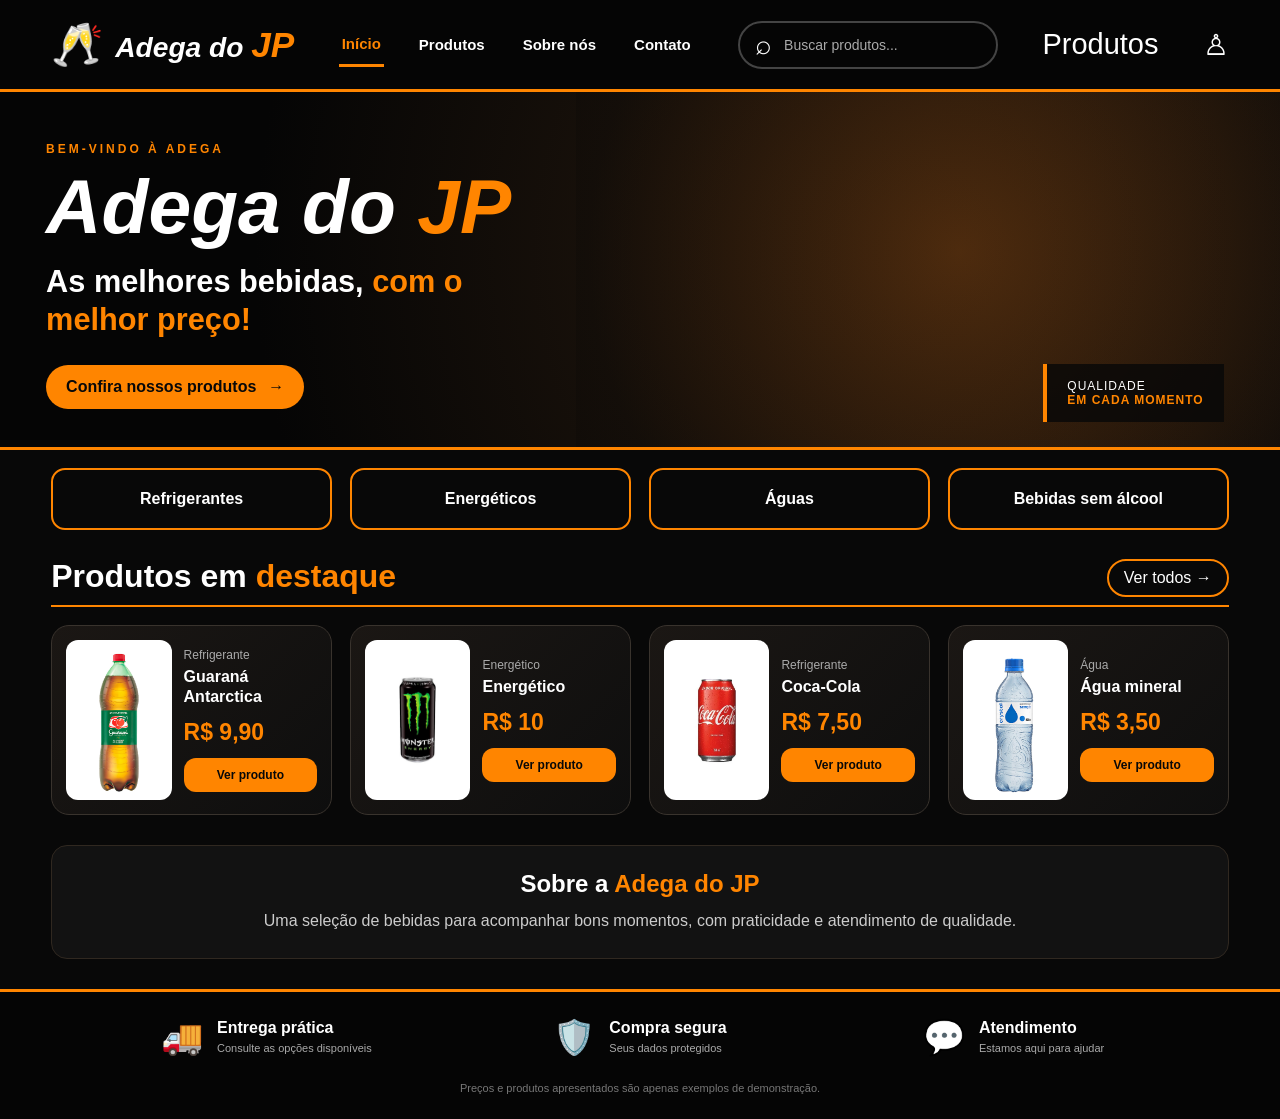
<file: templates/loja/index.html>
<!DOCTYPE html>
<html lang="pt-BR">
<head>
    <meta charset="UTF-8">
    <meta name="viewport" content="width=device-width, initial-scale=1.0">
    <meta name="description" content="Adega do JP: bebidas não alcoólicas para todos os momentos.">
    <title>Adega do JP | Página inicial</title>
    <link rel="stylesheet" href="../../static/loja/css/estilo.css">
</head>
<body>
    <header class="cabecalho">
        <a class="marca" href="#" aria-label="Adega do JP - página inicial">
            <span class="marca-icone" aria-hidden="true">🥂</span>
            <span class="marca-texto">Adega do <strong>JP</strong></span>
        </a>

        <nav class="navegacao" aria-label="Navegação principal">
            <a class="ativo" href="#inicio">Início</a>
            <a href="#produtos">Produtos</a>
            <a href="#sobre">Sobre nós</a>
            <a href="#contato">Contato</a>
        </nav>

        <form class="pesquisa" role="search">
            <label class="sr-only" for="buscar">Buscar produtos</label>
            <span aria-hidden="true">⌕</span>
            <input id="buscar" type="search" placeholder="Buscar produtos...">
        </form>

        <a class="icone-cabecalho" href="#produtos" aria-label="Ver produtos">Produtos</a>
        <a class="icone-cabecalho usuario" href="login.html" aria-label="Fazer cadastro / login">♙</a>
    </header>

    <main>
        <section class="banner" id="inicio">
            <div class="banner-conteudo">
                <p class="etiqueta">BEM-VINDO À ADEGA</p>
                <h1>Adega do <span>JP</span></h1>
                <p class="frase-banner">
                    As melhores bebidas,
                    <strong>com o melhor preço!</strong>
                </p>
                <a class="botao botao-banner" href="#produtos">
                    Confira nossos produtos <span aria-hidden="true">→</span>
                </a>
            </div>

            <div class="banner-imagem" role="img" aria-label="Copos com bebidas geladas e frutas">
                <div class="selo-banner">
                    QUALIDADE<br>
                    <strong>EM CADA MOMENTO</strong>
                </div>
            </div>
        </section>

        <section class="categorias" aria-label="Categorias de bebidas">
            <a class="categoria" href="#produtos">Refrigerantes</a>
            <a class="categoria" href="#produtos">Energéticos</a>
            <a class="categoria" href="#produtos">Águas</a>
            <a class="categoria" href="#produtos">Bebidas sem álcool</a>
        </section>

        <section class="secao-produtos" id="produtos">
            <div class="titulo-secao">
                <h2>Produtos em <span>destaque</span></h2>
                <a href="#contato" class="ver-todos">
                    Ver todos <span aria-hidden="true">→</span>
                </a>
            </div>

            <div class="grade-produtos">

                <!-- Produto 1: Guaraná -->
                <article class="produto">
                    <img class="produto-foto"
                         src="../../static/loja/img/guarana.jpg"
                         alt="Garrafa de Guaraná Antarctica de 2 litros">

                    <div class="produto-info">
                        <p class="tipo-produto">Refrigerante</p>
                        <h3>Guaraná Antarctica</h3>
                        <p class="preco">R$ 9,90</p>
                        <a class="botao botao-produto" href="#contato">
                            Ver produto
                        </a>
                    </div>
                </article>

                <!-- Produto 2: Monster -->
                <article class="produto">
                    <img class="produto-foto"
                         src="../../static/loja/img/energetico.jfif"
                         alt="Lata de energético Monster">

                    <div class="produto-info">
                        <p class="tipo-produto">Energético</p>
                        <h3>Energético</h3>
                        <p class="preco">R$ 10</p>
                        <a class="botao botao-produto" href="#contato">
                            Ver produto
                        </a>
                    </div>
                </article>

                <!-- Produto 3: Coca-Cola -->
                <article class="produto">
                    <img class="produto-foto"
                         src="../../static/loja/img/coca.webp"
                         alt="Lata de Coca-Cola de 350 ml">

                    <div class="produto-info">
                        <p class="tipo-produto">Refrigerante</p>
                        <h3>Coca-Cola</h3>
                        <p class="preco">R$ 7,50</p>
                        <a class="botao botao-produto" href="#contato">
                            Ver produto
                        </a>
                    </div>
                </article>

                <!-- Produto 4: Água mineral -->
                <article class="produto">
                    <img class="produto-foto"
                         src="../../static/loja/img/agua.jpg"
                         alt="Garrafa de água mineral Crystal de 500 ml">

                    <div class="produto-info">
                        <p class="tipo-produto">Água</p>
                        <h3>Água mineral</h3>
                        <p class="preco">R$ 3,50</p>
                        <a class="botao botao-produto" href="#contato">
                            Ver produto
                        </a>
                    </div>
                </article>

            </div>
        </section>

        <section class="sobre" id="sobre">
            <h2>Sobre a <span>Adega do JP</span></h2>
            <p>
                Uma seleção de bebidas para acompanhar bons momentos,
                com praticidade e atendimento de qualidade.
            </p>
        </section>
    </main>

    <footer class="rodape" id="contato">
        <div class="beneficio">
            <span aria-hidden="true">🚚</span>
            <p>
                <strong>Entrega prática</strong>
                <small>Consulte as opções disponíveis</small>
            </p>
        </div>

        <div class="beneficio">
            <span aria-hidden="true">🛡️</span>
            <p>
                <strong>Compra segura</strong>
                <small>Seus dados protegidos</small>
            </p>
        </div>

        <div class="beneficio">
            <span aria-hidden="true">💬</span>
            <p>
                <strong>Atendimento</strong>
                <small>Estamos aqui para ajudar</small>
            </p>
        </div>

        <p class="aviso">
            Preços e produtos apresentados são apenas exemplos de demonstração.
        </p>
    </footer>
</body>
</html>
</file>
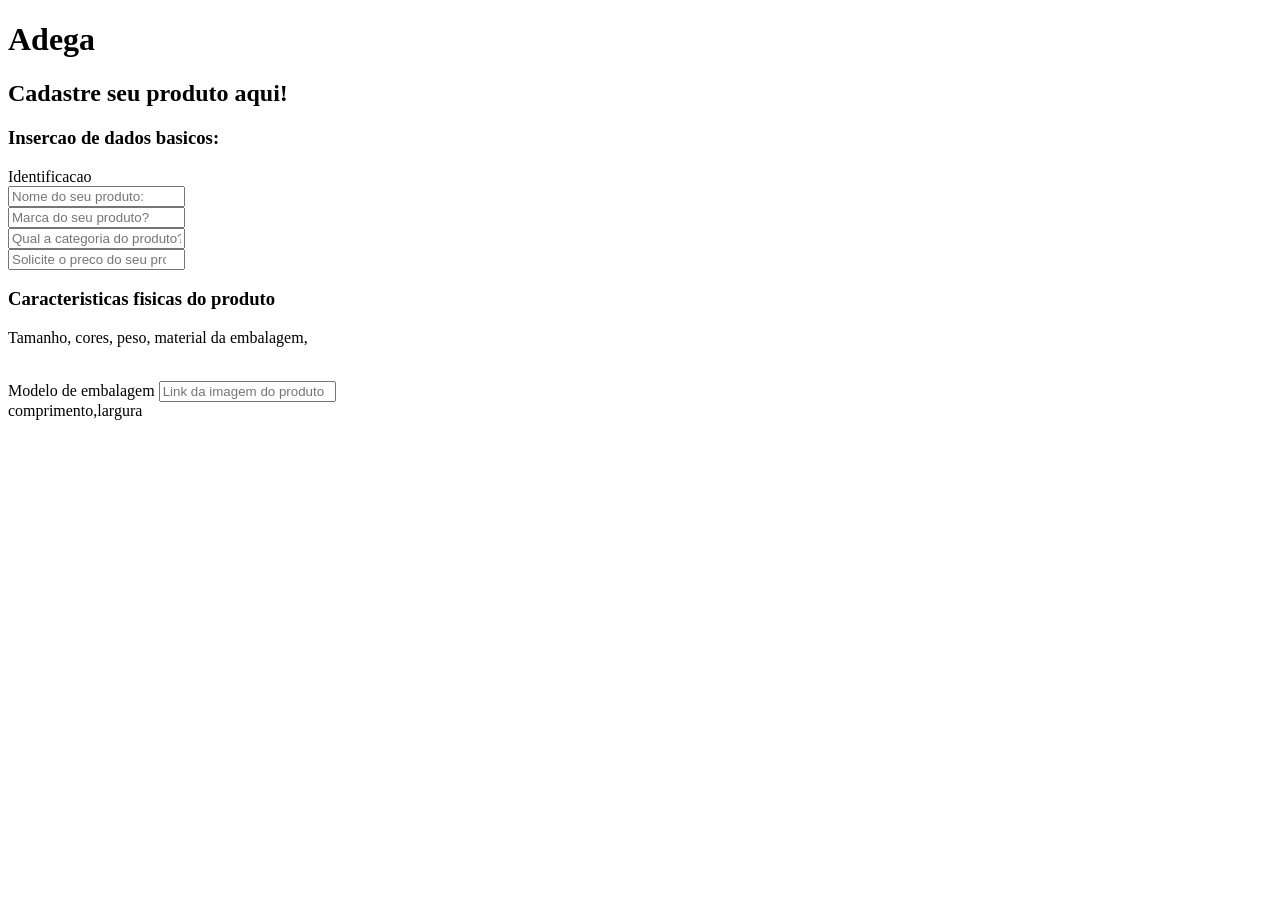
<file: templates/loja/cadastro-produto.html>
<!DOCTYPE html>
<html lang="pt-br">
<head>
    <meta name="viewport" content="width=device-widht, 
    inicial-scale=1.0">
    <meta charset="UTF-8">
    <title>Cadastre seu produto</title>
</head>
<body>
  <h1>Adega</h1>
  <h2>Cadastre seu produto aqui!</h2>

    <form>
        <h3>Insercao de dados basicos:</h3>
        <label for="Identificação">Identificacao</label>
        <br>
        
        <input type="text" name="Nome do produto" id="Nome" required placeholder="Nome do seu produto:">
        <br>

        <input type="text" name="Marca do produto" id="Marca" required placeholder="Marca do seu produto?">
        <br>

        <input type="text" name="Categoria do produto" id="Categoria do produto" required placeholder="Qual a categoria do produto?">
        <br>

        <input type="number" name="Preco do produto" id="Preco" required placeholder="Solicite o preco do seu produto">
        <br>
        
        <h3>Caracteristicas fisicas do produto</h3>
        <p>Tamanho, cores, peso, material da embalagem, </p>
        
        
        <br>
        <label for="embalagem">Modelo de embalagem</label>
        <input type="link" name="link da imagem" id="Modelo de embalagem" required placeholder="Link da imagem do produto">
        <br>

        <label for="Medidas do produto">comprimento,largura</label>

</form>

</body>
</html>
</file>
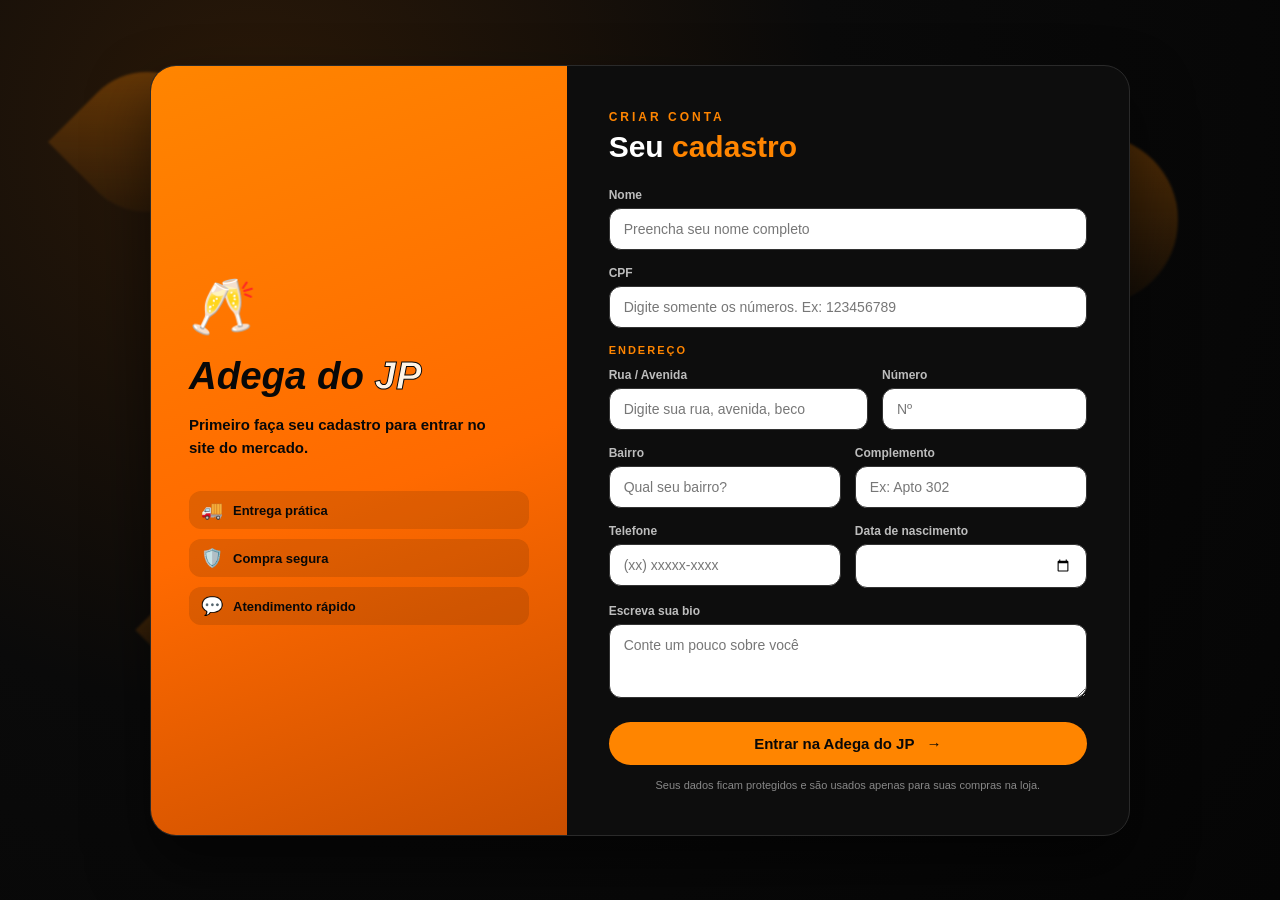
<file: templates/loja/login-site.html>
<!DOCTYPE html> <!-- Define o documento como HTML5. -->
<html lang="pt-BR"> <!-- Informa que o idioma principal da página é português do Brasil. -->
<head> <!-- Inicia a área de configurações do documento. -->
    <meta charset="UTF-8"> <!-- Permite exibir corretamente acentos e caracteres especiais. -->
    <meta name="viewport" content="width=device-width, initial-scale=1.0"> <!-- Faz a página se adaptar à largura de celulares e tablets. -->
    <title>Adega do JP | Cadastro</title> <!-- Define o texto exibido na aba do navegador. -->
    <link rel="stylesheet" href="../../static/loja/css/login-estilo.css"> <!-- Reaproveita as cores e variáveis do site principal. -->
    <link rel="stylesheet" href="../../static/loja/css/login.css"> <!-- Carrega o estilo próprio da página de cadastro. -->
</head> <!-- Encerra a área de configurações. -->
<body class="pagina-cadastro"> <!-- Inicia o conteúdo visível da página de cadastro. -->

    <div class="fundo-cadastro" aria-hidden="true"> <!-- Camada decorativa com gotas e brilho laranja ao fundo. -->
        <span class="gota gota-1"></span>
        <span class="gota gota-2"></span>
        <span class="gota gota-3"></span>
        <span class="gota gota-4"></span>
    </div>

    <main class="cartao-cadastro"> <!-- Cartão central que concentra marca e formulário. -->

        <div class="lado-marca"> <!-- Coluna de identidade visual, à esquerda em telas largas. -->
            <span class="marca-icone-grande" aria-hidden="true">🥂</span> <!-- Ícone decorativo relacionado a bebidas. -->
            <h1>Adega do <strong>JP</strong></h1> <!-- Apresenta o nome da loja em destaque. -->
            <p class="frase-lado">Primeiro faça seu cadastro para entrar no site do mercado.</p> <!-- Mantém a frase original do formulário. -->
            <ul class="lista-beneficios"> <!-- Reforça os diferenciais já usados na página inicial. -->
                <li><span aria-hidden="true">🚚</span>Entrega prática</li>
                <li><span aria-hidden="true">🛡️</span>Compra segura</li>
                <li><span aria-hidden="true">💬</span>Atendimento rápido</li>
            </ul>
        </div> <!-- Encerra a coluna de identidade. -->

        <div class="lado-formulario"> <!-- Coluna com o formulário de cadastro. -->
            <p class="etiqueta-forma">CRIAR CONTA</p> <!-- Pequena chamada acima do título do formulário. -->
            <h2>Seu <span>cadastro</span></h2> <!-- Título do formulário, no mesmo padrão visual do site. -->

            <form class="form-cadastro" novalidate> <!-- Formulário com os mesmos campos e exigências do original. -->

                <div class="campo campo-largo"> <!-- Campo de nome completo. -->
                    <label for="nome">Nome</label>
                    <input type="text" id="nome" name="usuario_nome" required placeholder="Preencha seu nome completo">
                </div>

                <div class="campo campo-largo"> <!-- Campo de CPF. -->
                    <label for="cpf">CPF</label>
                    <input type="text" inputmode="numeric" pattern="[0-9]*" name="cpf" id="cpf" required placeholder="Digite somente os números. Ex: 123456789">
                </div>

                <p class="titulo-grupo">Endereço</p> <!-- Agrupa visualmente os campos de endereço. -->

                <div class="linha-campos"> <!-- Linha com rua e número lado a lado. -->
                    <div class="campo campo-flex-2">
                        <label for="rua">Rua / Avenida</label>
                        <input type="text" name="rua" id="rua" placeholder="Digite sua rua, avenida, beco">
                    </div>
                    <div class="campo campo-flex-1">
                        <label for="numero">Número</label>
                        <input type="number" name="numero" id="numero" placeholder="Nº">
                    </div>
                </div>

                <div class="linha-campos"> <!-- Linha com bairro e complemento lado a lado. -->
                    <div class="campo campo-flex-1">
                        <label for="bairro">Bairro</label>
                        <input type="text" name="bairro" id="bairro" placeholder="Qual seu bairro?">
                    </div>
                    <div class="campo campo-flex-1">
                        <label for="complemento">Complemento</label>
                        <input type="text" name="complemento" id="complemento" placeholder="Ex: Apto 302">
                    </div>
                </div>

                <div class="linha-campos"> <!-- Linha com telefone e data de nascimento lado a lado. -->
                    <div class="campo campo-flex-1">
                        <label for="telefone">Telefone</label>
                        <input type="tel" name="telefone" id="telefone" placeholder="(xx) xxxxx-xxxx">
                    </div>
                    <div class="campo campo-flex-1">
                        <label for="nascimento">Data de nascimento</label>
                        <input type="date" name="nascimento" id="nascimento">
                    </div>
                </div>

                <div class="campo campo-largo"> <!-- Campo de biografia em área de texto. -->
                    <label for="bio">Escreva sua bio</label>
                    <textarea name="bio" id="bio" rows="3" placeholder="Conte um pouco sobre você"></textarea>
                </div>

                <button type="submit" class="botao botao-cadastro">Entrar na Adega do JP <span aria-hidden="true">→</span></button> <!-- Botão final de envio do cadastro. -->

                <p class="aviso-forma">Seus dados ficam protegidos e são usados apenas para suas compras na loja.</p> <!-- Reforça segurança, no mesmo tom do rodapé do site. -->
            </form>
        </div> <!-- Encerra a coluna do formulário. -->

    </main> <!-- Encerra o cartão de cadastro. -->

</body> <!-- Encerra o conteúdo da página. -->
</html> <!-- Encerra o documento HTML. -->
</file>
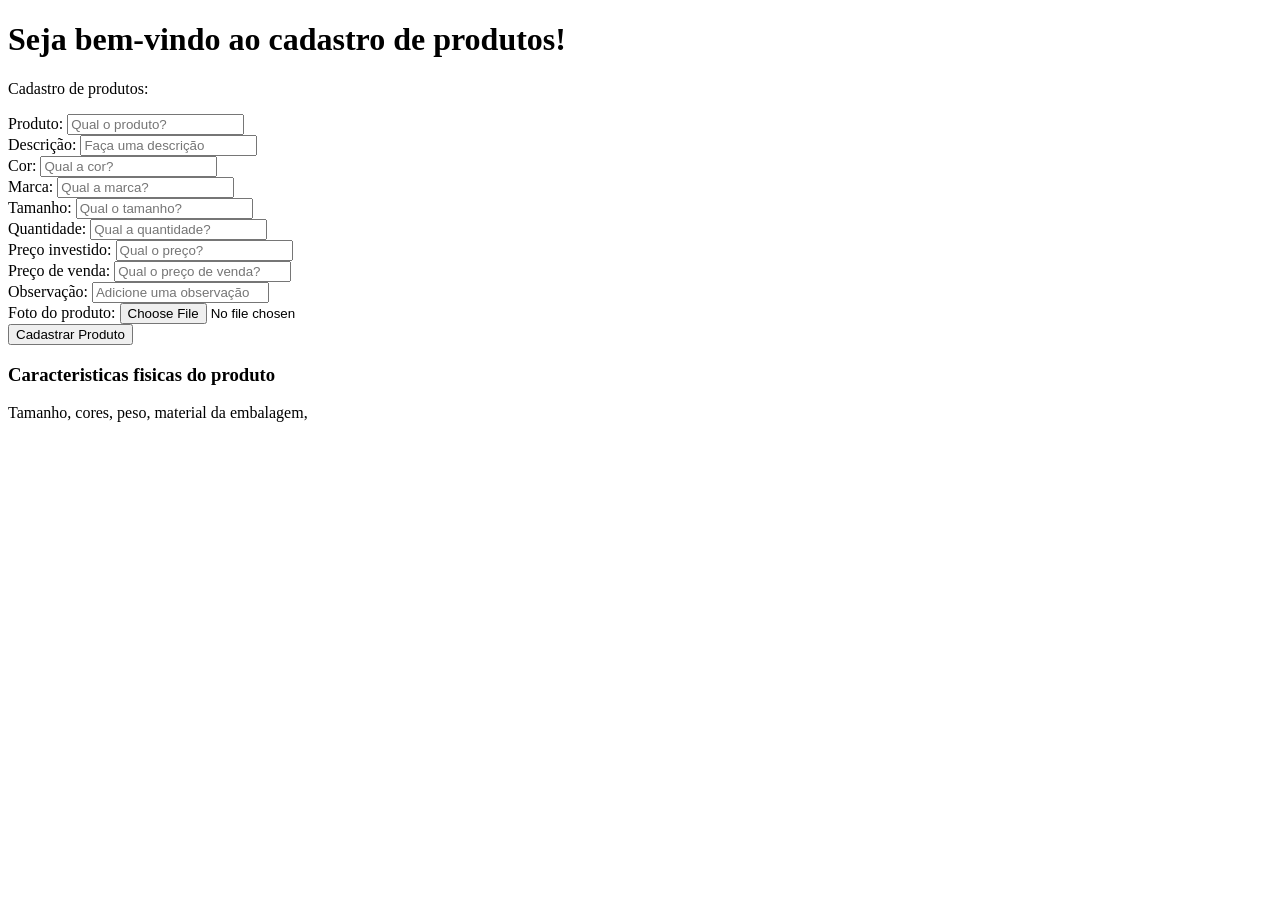
<file: templates/loja/produto_form1.html>
<!DOCTYPE html>
<html lang="pt-br">
<head>
    <meta charset="UTF-8">
    <meta name="viewport" content="width=device-width, initial-scale=1.0">
</head>
<body>
    <title>Cadastro de Produtos</title>
    <h1>Seja bem-vindo ao cadastro de produtos!</h1>
    <p>Cadastro de produtos:</p>
    
    <label for="produto">Produto:</label>
    <input type="text" placeholder="Qual o produto?" id="produto"><br>

    <label for="descrição">Descrição:</label>
    <input type="text" placeholder="Faça uma descrição" id="descrição"><br>

    <label for="cor">Cor:</label>
    <input type="text" placeholder="Qual a cor?" id="cor"><br>

    <label for="marca">Marca:</label>
    <input type="text" placeholder="Qual a marca?" id="marca"><br>

    <label for="tamanho">Tamanho:</label>
    <input type="number" placeholder="Qual o tamanho?" id="tamanho"><br>

    <label for="Quantidade">Quantidade:
    <input type="number" placeholder="Qual a quantidade?" id="Quantidade"><br>

    <label for="preço_investido">Preço investido:</label>
    <input type="number" placeholder="Qual o preço?" id="preço_investido"><br>

    <label for="preço_venda">Preço de venda:</label>
    <input type="number" placeholder="Qual o preço de venda?" id="preço_venda"><br>

    <label for="observação">Observação:</label>
    <input type="text" placeholder="Adicione uma observação" id="observação"><br>

    <label for="foto_produto">Foto do produto:</label>
    <input type="file" id="foto_produto"><br>

    <button type="submit">Cadastrar Produto</button>
    <br>
    <h3>Caracteristicas fisicas do produto</h3>
        <p>Tamanho, cores, peso, material da embalagem, </p>


</body>
</html>
</file>
<file: static/loja/css/estilo.css>
/* Define o modelo de caixa */
* {
    box-sizing: border-box;
}

/* Rolagem suave */
html {
    scroll-behavior: smooth;
}

/* Cores principais */
:root {
    --preto: #080808;
    --laranja: #ff8500;
    --branco: #ffffff;
    --cinza: #bdbdbd;
}

/* Configuração geral */
body {
    margin: 0;
    background: #080808;
    color: var(--branco);
    font-family: Arial, Helvetica, sans-serif;
}

/* Cabeçalho */
.cabecalho {
    min-height: 92px;
    padding: 14px 4%;
    display: flex;
    align-items: center;
    justify-content: space-between;
    gap: 25px;
    background: #050505;
    border-bottom: 3px solid var(--laranja);
}

/* Marca da loja */
.marca {
    display: flex;
    align-items: center;
    gap: 12px;
    color: var(--branco);
    text-decoration: none;
    white-space: nowrap;
}

/* Ícone da marca */
.marca-icone {
    font-size: 42px;
}

/* Nome da loja */
.marca-texto {
    font-size: clamp(22px, 2.2vw, 34px);
    font-weight: 800;
    font-style: italic;
}

/* Destaque JP */
.marca-texto strong {
    color: var(--laranja);
    font-size: 1.25em;
}

/* Menu de navegação */
.navegacao {
    display: flex;
    align-items: center;
    gap: clamp(14px, 2.5vw, 38px);
}

/* Links do menu */
.navegacao a {
    color: var(--branco);
    text-decoration: none;
    font-size: 15px;
    font-weight: 700;
    padding: 12px 3px;
}

/* Efeito nos links */
.navegacao a:hover,
.navegacao a.ativo {
    color: var(--laranja);
    border-bottom: 3px solid var(--laranja);
}

/* Campo de pesquisa */
.pesquisa {
    width: min(260px, 22vw);
    min-width: 150px;
    height: 48px;
    display: flex;
    align-items: center;
    gap: 10px;
    padding: 0 15px;
    border: 2px solid #444;
    border-radius: 30px;
}

/* Ícone de pesquisa */
.pesquisa span {
    font-size: 28px;
    line-height: 1;
}

/* Campo de texto */
.pesquisa input {
    width: 100%;
    min-width: 0;
    color: var(--branco);
    background: transparent;
    border: 0;
    outline: 0;
    font-size: 14px;
}

/* Texto do campo de pesquisa */
.pesquisa input::placeholder {
    color: #aaa;
}

/* Acessibilidade */
.sr-only {
    position: absolute;
    width: 1px;
    height: 1px;
    padding: 0;
    margin: -1px;
    overflow: hidden;
    clip: rect(0, 0, 0, 0);
    white-space: nowrap;
    border: 0;
}

/* Atalhos do cabeçalho */
.icone-cabecalho {
    color: var(--branco);
    text-decoration: none;
    font-size: 29px;
}

/* Banner principal */
.banner {
    min-height: 355px;
    display: grid;
    grid-template-columns: 0.9fr 1.1fr;
    align-items: center;
    overflow: hidden;
    background: radial-gradient(
        circle at 75% 45%,
        #57300f 0,
        #17100a 38%,
        #050505 72%
    );
    border-bottom: 3px solid var(--laranja);
}

/* Conteúdo do banner */
.banner-conteudo {
    padding: 35px 8%;
    position: relative;
    z-index: 1;
}

/* Etiqueta do banner */
.etiqueta {
    color: var(--laranja);
    font-size: 12px;
    font-weight: 800;
    letter-spacing: 3px;
}

/* Título principal */
.banner h1 {
    margin: 12px 0;
    font-size: clamp(42px, 6vw, 78px);
    line-height: 1;
    font-weight: 900;
    font-style: italic;
}

/* Destaques do banner */
.banner h1 span,
.frase-banner strong {
    color: var(--laranja);
}

/* Frase do banner */
.frase-banner {
    max-width: 480px;
    margin: 18px 0 25px;
    font-size: clamp(20px, 2.4vw, 31px);
    line-height: 1.25;
    font-weight: 700;
}

/* Botões */
.botao {
    display: inline-flex;
    justify-content: center;
    align-items: center;
    gap: 12px;
    padding: 13px 20px;
    color: #080808;
    background: var(--laranja);
    border: 0;
    border-radius: 30px;
    text-decoration: none;
    font-weight: 800;
    transition: transform 0.2s, background 0.2s;
}

/* Efeito dos botões */
.botao:hover {
    background: #ffa12e;
    transform: translateY(-2px);
}

/* Imagem do banner */
.banner-imagem {
    min-height: 355px;
    position: relative;
    display: flex;
    align-items: end;
    justify-content: center;
    background-image:
        linear-gradient(
            90deg,
            rgba(5,5,5,.2),
            rgba(5,5,5,.05)
        ),
        url("https://images.unsplash.com/photo-1513558161293-cdaf765edfd4?auto=format&fit=crop&w=1200&q=85");
    background-size: cover;
    background-position: center;
}

/* Selo do banner */
.selo-banner {
    margin: 0 8% 25px auto;
    padding: 15px 20px;
    color: var(--branco);
    background: rgba(8,8,8,.82);
    border-left: 4px solid var(--laranja);
    font-size: 12px;
    letter-spacing: 1px;
}

/* Destaque do selo */
.selo-banner strong {
    color: var(--laranja);
}

/* Categorias */
.categorias {
    display: grid;
    grid-template-columns: repeat(4, 1fr);
    gap: 18px;
    padding: 18px 4%;
}

/* Cada categoria */
.categoria {
    min-height: 62px;
    display: flex;
    align-items: center;
    justify-content: center;
    gap: 12px;
    padding: 10px;
    color: var(--branco);
    border: 2px solid var(--laranja);
    border-radius: 14px;
    text-decoration: none;
    font-weight: 700;
    transition: background 0.2s;
}

/* Ícones das categorias */
.categoria span {
    font-size: 25px;
}

/* Efeito das categorias */
.categoria:hover {
    background: #2b1908;
}

/* Seção de produtos */
.secao-produtos {
    padding: 10px 4% 30px;
}

/* Título da seção */
.titulo-secao {
    display: flex;
    align-items: center;
    justify-content: space-between;
    gap: 15px;
    margin-bottom: 18px;
    border-bottom: 2px solid var(--laranja);
}

/* Título da vitrine */
.titulo-secao h2 {
    margin: 0 0 10px;
    font-size: clamp(23px, 3vw, 32px);
}

/* Palavras destacadas */
.titulo-secao h2 span,
.sobre h2 span {
    color: var(--laranja);
}

/* Link ver todos */
.ver-todos {
    margin-bottom: 8px;
    padding: 8px 15px;
    color: var(--branco);
    border: 2px solid var(--laranja);
    border-radius: 25px;
    text-decoration: none;
    white-space: nowrap;
}

/* Grade de produtos */
.grade-produtos {
    display: grid;
    grid-template-columns: repeat(4, minmax(0, 1fr));
    gap: 18px;
}

/* Cartão de produto */
.produto {
    min-height: 190px;
    display: flex;
    align-items: center;
    gap: 12px;
    padding: 14px;
    background: linear-gradient(135deg, #1b1714, #0e0e0e);
    border: 1px solid #39332d;
    border-radius: 18px;
}

/* Imagens dos produtos */
.produto-foto {
    flex: 0 0 42%;
    width: 42%;
    height: 160px;
    object-fit: contain;
    padding: 6px;
    background: #ffffff;
    border-radius: 12px;
}

/* Informações do produto */
.produto-info {
    min-width: 0;
    flex: 1;
}

/* Categoria do produto */
.tipo-produto {
    margin: 0 0 5px;
    color: #aaa;
    font-size: 12px;
}

/* Nome do produto */
.produto h3 {
    margin: 0;
    font-size: 16px;
    line-height: 1.25;
}

/* Preço */
.preco {
    margin: 12px 0;
    color: var(--laranja);
    font-size: 23px;
    font-weight: 900;
}

/* Botão do produto */
.botao-produto {
    width: 100%;
    padding: 10px 8px;
    border-radius: 12px;
    font-size: 12px;
}

/* Seção sobre */
.sobre {
    margin: 0 4% 30px;
    padding: 24px;
    text-align: center;
    background: #121212;
    border: 1px solid #302820;
    border-radius: 16px;
}

/* Título sobre */
.sobre h2 {
    margin: 0 0 10px;
}

/* Texto sobre */
.sobre p {
    margin: 0;
    color: #ccc;
    line-height: 1.6;
}

/* Rodapé */
.rodape {
    display: grid;
    grid-template-columns: repeat(3, 1fr);
    gap: 20px;
    padding: 25px 7%;
    border-top: 3px solid var(--laranja);
    background: #050505;
}

/* Benefícios */
.beneficio {
    display: flex;
    align-items: center;
    justify-content: center;
    gap: 14px;
}

/* Ícones dos benefícios */
.beneficio > span {
    font-size: 34px;
}

/* Texto dos benefícios */
.beneficio p {
    display: flex;
    flex-direction: column;
    gap: 5px;
    margin: 0;
}

/* Descrição dos benefícios */
.beneficio small {
    color: #aaa;
    font-size: 11px;
}

/* Aviso do rodapé */
.aviso {
    grid-column: 1 / -1;
    margin: 5px 0 0;
    color: #777;
    text-align: center;
    font-size: 11px;
}

/* Telas médias */
@media (max-width: 1050px) {
    .cabecalho {
        flex-wrap: wrap;
        justify-content: center;
    }

    .grade-produtos {
        grid-template-columns: repeat(2, minmax(0, 1fr));
    }
}

/* Celulares */
@media (max-width: 650px) {
    .cabecalho {
        gap: 12px;
        padding: 15px 4%;
    }

    .marca {
        width: 100%;
        justify-content: center;
    }

    .navegacao {
        width: 100%;
        justify-content: center;
        flex-wrap: wrap;
        gap: 16px;
    }

    .navegacao a {
        font-size: 13px;
    }

    .pesquisa {
        width: 70%;
    }

    .banner {
        grid-template-columns: 1fr;
    }

    .banner-conteudo {
        padding: 35px 7%;
    }

    .banner-imagem {
        min-height: 210px;
    }

    .categorias {
        grid-template-columns: repeat(2, 1fr);
        gap: 10px;
        padding: 14px 4%;
    }

    .categoria {
        min-height: 58px;
        font-size: 13px;
    }

    .grade-produtos {
        grid-template-columns: 1fr;
    }

    .produto {
        min-height: 170px;
    }

    .produto-foto {
        flex-basis: 36%;
    }

    .rodape {
        grid-template-columns: 1fr;
        gap: 18px;
    }

    .beneficio {
        justify-content: flex-start;
    }

    .aviso {
        line-height: 1.5;
    }
}

/* Celulares muito estreitos */
@media (max-width: 360px) {
    .marca-texto {
        font-size: 22px;
    }

    .categoria {
        gap: 6px;
        font-size: 11px;
    }

    .produto {
        padding: 10px;
    }

    .preco {
        font-size: 20px;
    }
}
</file>
<file: static/loja/css/login-estilo.css>
/* Define o modelo de caixa para facilitar o controle das larguras e alturas. */
* { box-sizing: border-box; } /* Inclui bordas e espaçamentos no tamanho total dos elementos. */
/* Configura a rolagem suave ao clicar nos links internos. */
html { scroll-behavior: smooth; } /* Faz a página deslizar suavemente até as seções. */
/* Define as cores e a fonte padrão da página. */
:root { --preto: #080808; --laranja: #ff8500; --branco: #ffffff; --cinza: #bdbdbd; } /* Cria variáveis para reutilizar as cores do projeto. */
/* Remove margens padrão e define o fundo principal. */
body { margin: 0; background: #080808; color: var(--branco); font-family: Arial, Helvetica, sans-serif; } /* Padroniza a aparência geral do site. */
/* Estiliza o cabeçalho superior. */
.cabecalho { min-height: 92px; padding: 14px 4%; display: flex; align-items: center; justify-content: space-between; gap: 25px; background: #050505; border-bottom: 3px solid var(--laranja); } /* Alinha marca, menu, pesquisa e ícones em uma linha. */
/* Organiza o nome e o símbolo da marca. */
.marca { display: flex; align-items: center; gap: 12px; color: var(--branco); text-decoration: none; white-space: nowrap; } /* Mantém a marca em uma única linha. */
/* Aumenta o símbolo da marca. */
.marca-icone { font-size: 42px; } /* Destaca o ícone decorativo da loja. */
/* Estiliza o texto da marca. */
.marca-texto { font-size: clamp(22px, 2.2vw, 34px); font-weight: 800; font-style: italic; } /* Ajusta o tamanho da marca conforme a tela. */
/* Destaca as letras JP em laranja. */
.marca-texto strong { color: var(--laranja); font-size: 1.25em; } /* Dá destaque ao nome JP. */
/* Organiza os links do menu. */
.navegacao { display: flex; align-items: center; gap: clamp(14px, 2.5vw, 38px); } /* Mantém os links alinhados e espaçados. */
/* Estiliza os links do menu. */
.navegacao a { color: var(--branco); text-decoration: none; font-size: 15px; font-weight: 700; padding: 12px 3px; } /* Remove o sublinhado e define o peso dos links. */
/* Destaca o link selecionado e os links ao passar o mouse. */
.navegacao a:hover, .navegacao a.ativo { color: var(--laranja); border-bottom: 3px solid var(--laranja); } /* Usa laranja para indicar destaque. */
/* Cria o campo de pesquisa arredondado. */
.pesquisa { width: min(260px, 22vw); min-width: 150px; height: 48px; display: flex; align-items: center; gap: 10px; padding: 0 15px; border: 2px solid #444; border-radius: 30px; } /* Define tamanho, alinhamento e borda do campo. */
/* Estiliza o símbolo de pesquisa. */
.pesquisa span { font-size: 28px; line-height: 1; } /* Aumenta o símbolo de lupa. */
/* Estiliza o campo onde o visitante digita. */
.pesquisa input { width: 100%; min-width: 0; color: var(--branco); background: transparent; border: 0; outline: 0; font-size: 14px; } /* Deixa o campo integrado ao fundo escuro. */
/* Define a cor do texto de exemplo da pesquisa. */
.pesquisa input::placeholder { color: #aaa; } /* Deixa o texto de exemplo mais discreto. */
/* Esconde visualmente o rótulo sem removê-lo dos leitores de tela. */
.sr-only { position: absolute; width: 1px; height: 1px; padding: 0; margin: -1px; overflow: hidden; clip: rect(0, 0, 0, 0); white-space: nowrap; border: 0; } /* Melhora a acessibilidade do formulário. */
/* Estiliza os atalhos do cabeçalho. */
.icone-cabecalho { color: var(--branco); text-decoration: none; font-size: 29px; } /* Destaca os ícones de carrinho e conta. */
/* Cria o banner com duas colunas. */
.banner { min-height: 355px; display: grid; grid-template-columns: 0.9fr 1.1fr; align-items: center; overflow: hidden; background: radial-gradient(circle at 75% 45%, #57300f 0, #17100a 38%, #050505 72%); border-bottom: 3px solid var(--laranja); } /* Divide o banner entre texto e imagem. */
/* Organiza os textos do banner. */
.banner-conteudo { padding: 35px 8%; position: relative; z-index: 1; } /* Mantém o texto afastado das bordas. */
/* Estiliza a pequena chamada do banner. */
.etiqueta { color: var(--laranja); font-size: 12px; font-weight: 800; letter-spacing: 3px; } /* Dá aparência de etiqueta promocional. */
/* Estiliza o título principal. */
.banner h1 { margin: 12px 0; font-size: clamp(42px, 6vw, 78px); line-height: 1; font-weight: 900; font-style: italic; } /* Cria um título grande e chamativo. */
/* Destaca JP no título. */
.banner h1 span, .frase-banner strong { color: var(--laranja); } /* Aplica a cor de destaque da identidade visual. */
/* Estiliza a frase de divulgação. */
.frase-banner { max-width: 480px; margin: 18px 0 25px; font-size: clamp(20px, 2.4vw, 31px); line-height: 1.25; font-weight: 700; } /* Ajusta o tamanho e a leitura da frase. */
/* Estiliza os botões laranjas. */
.botao { display: inline-flex; justify-content: center; align-items: center; gap: 12px; padding: 13px 20px; color: #080808; background: var(--laranja); border: 0; border-radius: 30px; text-decoration: none; font-weight: 800; transition: transform 0.2s, background 0.2s; } /* Cria botões arredondados com destaque. */
/* Adiciona um efeito simples ao passar o mouse. */
.botao:hover { background: #ffa12e; transform: translateY(-2px); } /* Faz o botão subir levemente ao receber o mouse. */
/* Define a área de imagem do banner. */
.banner-imagem { min-height: 355px; position: relative; display: flex; align-items: end; justify-content: center; background-image: linear-gradient(90deg, rgba(5,5,5,.2), rgba(5,5,5,.05)), url("https://images.unsplash.com/photo-1513558161293-cdaf765edfd4?auto=format&fit=crop&w=1200&q=85"); background-size: cover; background-position: center; } /* Usa uma fotografia de bebidas e frutas como destaque visual. */
/* Estiliza o selo sobre a imagem. */
.selo-banner { margin: 0 8% 25px auto; padding: 15px 20px; color: var(--branco); background: rgba(8,8,8,.82); border-left: 4px solid var(--laranja); font-size: 12px; letter-spacing: 1px; } /* Cria um pequeno selo escuro sobre a foto. */
/* Destaca a segunda linha do selo. */
.selo-banner strong { color: var(--laranja); } /* Usa laranja no texto principal do selo. */
/* Organiza as categorias em uma linha. */
.categorias { display: grid; grid-template-columns: repeat(4, 1fr); gap: 18px; padding: 18px 4%; } /* Cria quatro atalhos de mesma largura. */
/* Estiliza cada categoria. */
.categoria { min-height: 62px; display: flex; align-items: center; justify-content: center; gap: 12px; padding: 10px; color: var(--branco); border: 2px solid var(--laranja); border-radius: 14px; text-decoration: none; font-weight: 700; transition: background 0.2s; } /* Cria caixas arredondadas para as categorias. */
/* Aumenta o ícone da categoria. */
.categoria span { font-size: 25px; } /* Destaca o símbolo de cada categoria. */
/* Muda o fundo da categoria ao passar o mouse. */
.categoria:hover { background: #2b1908; } /* Mostra uma resposta visual ao visitante. */
/* Define o espaçamento da seção de produtos. */
.secao-produtos { padding: 10px 4% 30px; } /* Afasta a vitrine das bordas da tela. */
/* Alinha o título da seção e o link de todos os produtos. */
.titulo-secao { display: flex; align-items: center; justify-content: space-between; gap: 15px; margin-bottom: 18px; border-bottom: 2px solid var(--laranja); } /* Cria uma linha laranja abaixo do título. */
/* Estiliza o título da vitrine. */
.titulo-secao h2 { margin: 0 0 10px; font-size: clamp(23px, 3vw, 32px); } /* Ajusta o tamanho do título. */
/* Destaca a palavra destaque. */
.titulo-secao h2 span, .sobre h2 span { color: var(--laranja); } /* Mantém a cor laranja nos títulos. */
/* Estiliza o link ver todos. */
.ver-todos { margin-bottom: 8px; padding: 8px 15px; color: var(--branco); border: 2px solid var(--laranja); border-radius: 25px; text-decoration: none; white-space: nowrap; } /* Cria um botão sem preenchimento. */
/* Organiza os cartões de produtos. */
.grade-produtos { display: grid; grid-template-columns: repeat(4, minmax(0, 1fr)); gap: 18px; } /* Distribui quatro produtos em colunas iguais. */
/* Estiliza cada cartão de produto. */
.produto { min-height: 190px; display: flex; align-items: center; gap: 12px; padding: 14px; background: linear-gradient(135deg, #1b1714, #0e0e0e); border: 1px solid #39332d; border-radius: 18px; } /* Cria cartões escuros com bordas discretas. */
/* Define o espaço da imagem do produto. */
.produto-foto { flex: 0 0 42%; min-height: 145px; background-size: cover; background-position: center; border-radius: 12px; } /* Reserva espaço para a fotografia de cada item. */
/* Define a imagem do guaraná. */
.foto-guarana { background-image: url("https://images.unsplash.com/photo-1581636625402-29b2a704ef13?auto=format&fit=crop&w=500&q=80"); } /* Carrega uma imagem ilustrativa de refrigerante. */
/* Define a imagem do energético. */
.foto-energetico { background-image: url("https://images.unsplash.com/photo-1622543925917-763c34d1a86e?auto=format&fit=crop&w=500&q=80"); } /* Carrega uma imagem ilustrativa de lata de energético. */
/* Define a imagem da água. */
.foto-agua { background-image: url("https://images.unsplash.com/photo-1564419320461-6870880221ad?auto=format&fit=crop&w=500&q=80"); } /* Carrega uma imagem ilustrativa de água. */
/* Define a imagem da Coca-Cola. */
.foto-cocacola { background-image: url("https://images.unsplash.com/photo-1554866585-cd94860890b7?auto=format&fit=crop&w=500&q=80"); } /* Carrega uma imagem ilustrativa de refrigerante de cola. */
/* Permite que o texto do produto ocupe o espaço restante. */
.produto-info { min-width: 0; flex: 1; } /* Evita que o conteúdo ultrapasse o cartão. */
/* Estiliza o tipo do produto. */
.tipo-produto { margin: 0 0 5px; color: #aaa; font-size: 12px; } /* Exibe a categoria em tamanho menor. */
/* Estiliza o nome do produto. */
.produto h3 { margin: 0; font-size: 16px; line-height: 1.25; } /* Destaca o nome sem ocupar muito espaço. */
/* Estiliza o preço. */
.preco { margin: 12px 0; color: var(--laranja); font-size: 23px; font-weight: 900; } /* Destaca o preço em laranja. */
/* Ajusta o botão dentro do cartão. */
.botao-produto { width: 100%; padding: 10px 8px; border-radius: 12px; font-size: 12px; } /* Faz o botão caber na área de texto. */
/* Estiliza a seção sobre a loja. */
.sobre { margin: 0 4% 30px; padding: 24px; text-align: center; background: #121212; border: 1px solid #302820; border-radius: 16px; } /* Cria uma área separada para apresentar a loja. */
/* Estiliza o título da seção sobre. */
.sobre h2 { margin: 0 0 10px; } /* Controla o espaço abaixo do título. */
/* Estiliza o texto da seção sobre. */
.sobre p { margin: 0; color: #ccc; line-height: 1.6; } /* Melhora a leitura do texto de apresentação. */
/* Organiza os benefícios do rodapé. */
.rodape { display: grid; grid-template-columns: repeat(3, 1fr); gap: 20px; padding: 25px 7%; border-top: 3px solid var(--laranja); background: #050505; } /* Divide o rodapé em três áreas. */
/* Alinha o ícone e o texto de cada benefício. */
.beneficio { display: flex; align-items: center; justify-content: center; gap: 14px; } /* Mantém ícone e texto lado a lado. */
/* Destaca os ícones do rodapé. */
.beneficio > span { font-size: 34px; } /* Aumenta os símbolos dos benefícios. */
/* Remove margens do texto do benefício. */
.beneficio p { display: flex; flex-direction: column; gap: 5px; margin: 0; } /* Organiza título e descrição em duas linhas. */
/* Define a cor da descrição dos benefícios. */
.beneficio small { color: #aaa; font-size: 11px; } /* Deixa a descrição mais discreta. */
/* Estiliza o aviso final do rodapé. */
.aviso { grid-column: 1 / -1; margin: 5px 0 0; color: #777; text-align: center; font-size: 11px; } /* Faz o aviso ocupar toda a largura do rodapé. */
/* Ajusta o cabeçalho e a vitrine em telas médias. */
@media (max-width: 1050px) { .cabecalho { flex-wrap: wrap; justify-content: center; } .grade-produtos { grid-template-columns: repeat(2, minmax(0, 1fr)); } } /* Permite que os elementos quebrem linha em telas menores. */
/* Ajusta a página para celulares. */
@media (max-width: 650px) { .cabecalho { gap: 12px; padding: 15px 4%; } .marca { width: 100%; justify-content: center; } .navegacao { width: 100%; justify-content: center; flex-wrap: wrap; gap: 16px; } .navegacao a { font-size: 13px; } .pesquisa { width: 70%; } .banner { grid-template-columns: 1fr; } .banner-conteudo { padding: 35px 7%; } .banner-imagem { min-height: 210px; } .categorias { grid-template-columns: repeat(2, 1fr); gap: 10px; padding: 14px 4%; } .categoria { min-height: 58px; font-size: 13px; } .grade-produtos { grid-template-columns: 1fr; } .produto { min-height: 170px; } .produto-foto { flex-basis: 36%; } .rodape { grid-template-columns: 1fr; gap: 18px; } .beneficio { justify-content: flex-start; } .aviso { line-height: 1.5; } } /* Empilha as áreas e reduz os espaços para caber em celulares. */
/* Ajusta o layout em celulares muito estreitos. */
@media (max-width: 360px) { .marca-texto { font-size: 22px; } .categoria { gap: 6px; font-size: 11px; } .produto { padding: 10px; } .preco { font-size: 20px; } } /* Evita que textos e cartões fiquem apertados em telas pequenas. */
</file>
<file: static/loja/css/login.css>
/* Estiliza o corpo da página de cadastro. */
.pagina-cadastro { min-height: 100vh; display: flex; align-items: center; justify-content: center; padding: 40px 4%; position: relative; overflow: hidden; background: radial-gradient(circle at 20% 15%, #2b1908 0, #0a0a0a 45%, #050505 100%); } /* Cria um fundo escuro com brilho laranja no canto, lembrando o banner da loja. */

/* Camada de gotas decorativas espalhadas pelo fundo. */
.fundo-cadastro { position: absolute; inset: 0; z-index: 0; pointer-events: none; } /* Fica atrás de todo o conteúdo e não interfere nos cliques. */
.gota { position: absolute; border-radius: 50% 50% 50% 0; background: linear-gradient(135deg, rgba(255,133,0,.35), rgba(255,133,0,0)); transform: rotate(45deg); filter: blur(1px); } /* Formato de gota usando um quadrado com um canto arredondado diferente. */
.gota-1 { width: 140px; height: 140px; top: 8%; left: 6%; animation: flutuar 7s ease-in-out infinite; }
.gota-2 { width: 90px; height: 90px; top: 65%; left: 12%; animation: flutuar 9s ease-in-out infinite 1s; }
.gota-3 { width: 170px; height: 170px; top: 15%; right: 8%; animation: flutuar 8s ease-in-out infinite .5s; }
.gota-4 { width: 70px; height: 70px; bottom: 10%; right: 18%; animation: flutuar 6s ease-in-out infinite 1.5s; }
@keyframes flutuar { 0%, 100% { transform: translateY(0) rotate(45deg); } 50% { transform: translateY(-18px) rotate(45deg); } } /* Faz as gotas balançarem suavemente, dando vida ao fundo. */

/* Cartão principal que agrupa marca e formulário. */
.cartao-cadastro { position: relative; z-index: 1; width: min(980px, 100%); display: grid; grid-template-columns: 0.85fr 1.15fr; background: #0d0d0d; border: 1px solid #2a2a2a; border-radius: 26px; overflow: hidden; box-shadow: 0 30px 60px rgba(0,0,0,.55); } /* Divide o cartão em duas colunas, com sombra para dar profundidade. */

/* Coluna de identidade visual, em destaque laranja. */
.lado-marca { padding: 48px 38px; display: flex; flex-direction: column; justify-content: center; gap: 18px; color: var(--preto); background: linear-gradient(160deg, var(--laranja) 0%, #ff6a00 55%, #c94e00 100%); position: relative; } /* Usa o laranja da marca como protagonista desta coluna. */
.marca-icone-grande { font-size: 54px; } /* Destaca o ícone decorativo no topo da coluna. */
.lado-marca h1 { margin: 0; font-size: clamp(30px, 3vw, 40px); font-weight: 900; font-style: italic; line-height: 1.05; } /* Reproduz o estilo chamativo do título da loja. */
.lado-marca h1 strong { -webkit-text-stroke: 1px var(--preto); color: #fff4e6; } /* Dá contraste ao JP dentro do bloco laranja. */
.frase-lado { margin: 0; font-size: 15px; font-weight: 700; line-height: 1.5; max-width: 320px; } /* Repete a frase original do formulário, agora com destaque. */
.lista-beneficios { list-style: none; margin: 14px 0 0; padding: 0; display: flex; flex-direction: column; gap: 10px; } /* Organiza os diferenciais em uma lista vertical enxuta. */
.lista-beneficios li { display: flex; align-items: center; gap: 10px; font-size: 13px; font-weight: 700; background: rgba(8,8,8,.12); padding: 8px 12px; border-radius: 12px; } /* Dá a cada benefício a aparência de uma pequena etiqueta. */
.lista-beneficios span { font-size: 18px; } /* Aumenta o ícone de cada benefício. */

/* Coluna com o formulário propriamente dito. */
.lado-formulario { padding: 44px 42px; max-height: 92vh; overflow-y: auto; } /* Permite rolagem interna se o formulário for mais alto que a tela. */
.etiqueta-forma { margin: 0; color: var(--laranja); font-size: 12px; font-weight: 800; letter-spacing: 3px; } /* Pequena etiqueta no mesmo estilo do banner principal. */
.lado-formulario h2 { margin: 6px 0 24px; font-size: clamp(24px, 2.6vw, 30px); color: var(--branco); } /* Título do bloco de formulário. */
.lado-formulario h2 span { color: var(--laranja); } /* Destaca a palavra cadastro em laranja. */

/* Organiza cada campo com seu rótulo. */
.campo { display: flex; flex-direction: column; gap: 6px; margin-bottom: 16px; } /* Mantém o rótulo sempre acima do campo. */
.campo label { font-size: 12px; font-weight: 700; color: var(--cinza); } /* Estiliza os rótulos em tom neutro. */
.campo input, .campo textarea { padding: 12px 14px; color: var(--branco); background: #ffffff; border: 1.5px solid #333; border-radius: 12px; font-size: 14px; font-family: inherit; outline: 0; transition: border-color .2s, background .2s; } /* Deixa os campos integrados ao fundo escuro do site. */
.campo input::placeholder, .campo textarea::placeholder { color: #777; } /* Suaviza o texto de exemplo dentro dos campos. */
.campo input:focus, .campo textarea:focus { border-color: var(--laranja); background: #1c1c1c; } /* Realça o campo selecionado com a cor da marca. */
.campo textarea { resize: vertical; min-height: 70px; } /* Permite ajustar a altura da biografia, sem encolher demais. */

/* Linha que agrupa dois campos lado a lado. */
.linha-campos { display: flex; gap: 14px; } /* Mantém pares de campos, como rua e número, na mesma linha. */
.linha-campos .campo { flex: 1; } /* Faz os campos da linha dividirem o espaço igualmente. */
.campo-flex-2 { flex: 2 !important; } /* Dá mais espaço ao campo de rua em relação ao número. */

/* Pequeno título para agrupar os campos de endereço. */
.titulo-grupo { margin: 4px 0 12px; color: var(--laranja); font-size: 11px; font-weight: 800; letter-spacing: 2px; text-transform: uppercase; } /* Separa visualmente a seção de endereço dentro do formulário. */

/* Botão final de envio do cadastro. */
.botao-cadastro { width: 100%; margin-top: 8px; font-size: 15px; } /* Faz o botão ocupar toda a largura do formulário. */

/* Texto de aviso abaixo do botão. */
.aviso-forma { margin: 14px 0 0; color: #888; font-size: 11px; text-align: center; } /* Reforça a confiança do visitante ao enviar os dados. */

/* Ajusta o cartão para telas menores, empilhando as colunas. */
@media (max-width: 820px) {
    .cartao-cadastro { grid-template-columns: 1fr; } /* Coloca marca e formulário um abaixo do outro. */
    .lado-marca { padding: 34px 28px; } /* Reduz o espaçamento da coluna de marca. */
    .lado-formulario { padding: 32px 24px; max-height: none; } /* Remove a rolagem interna em telas pequenas. */
    .linha-campos { flex-direction: column; } /* Empilha os campos que antes ficavam lado a lado. */
}
</file>
